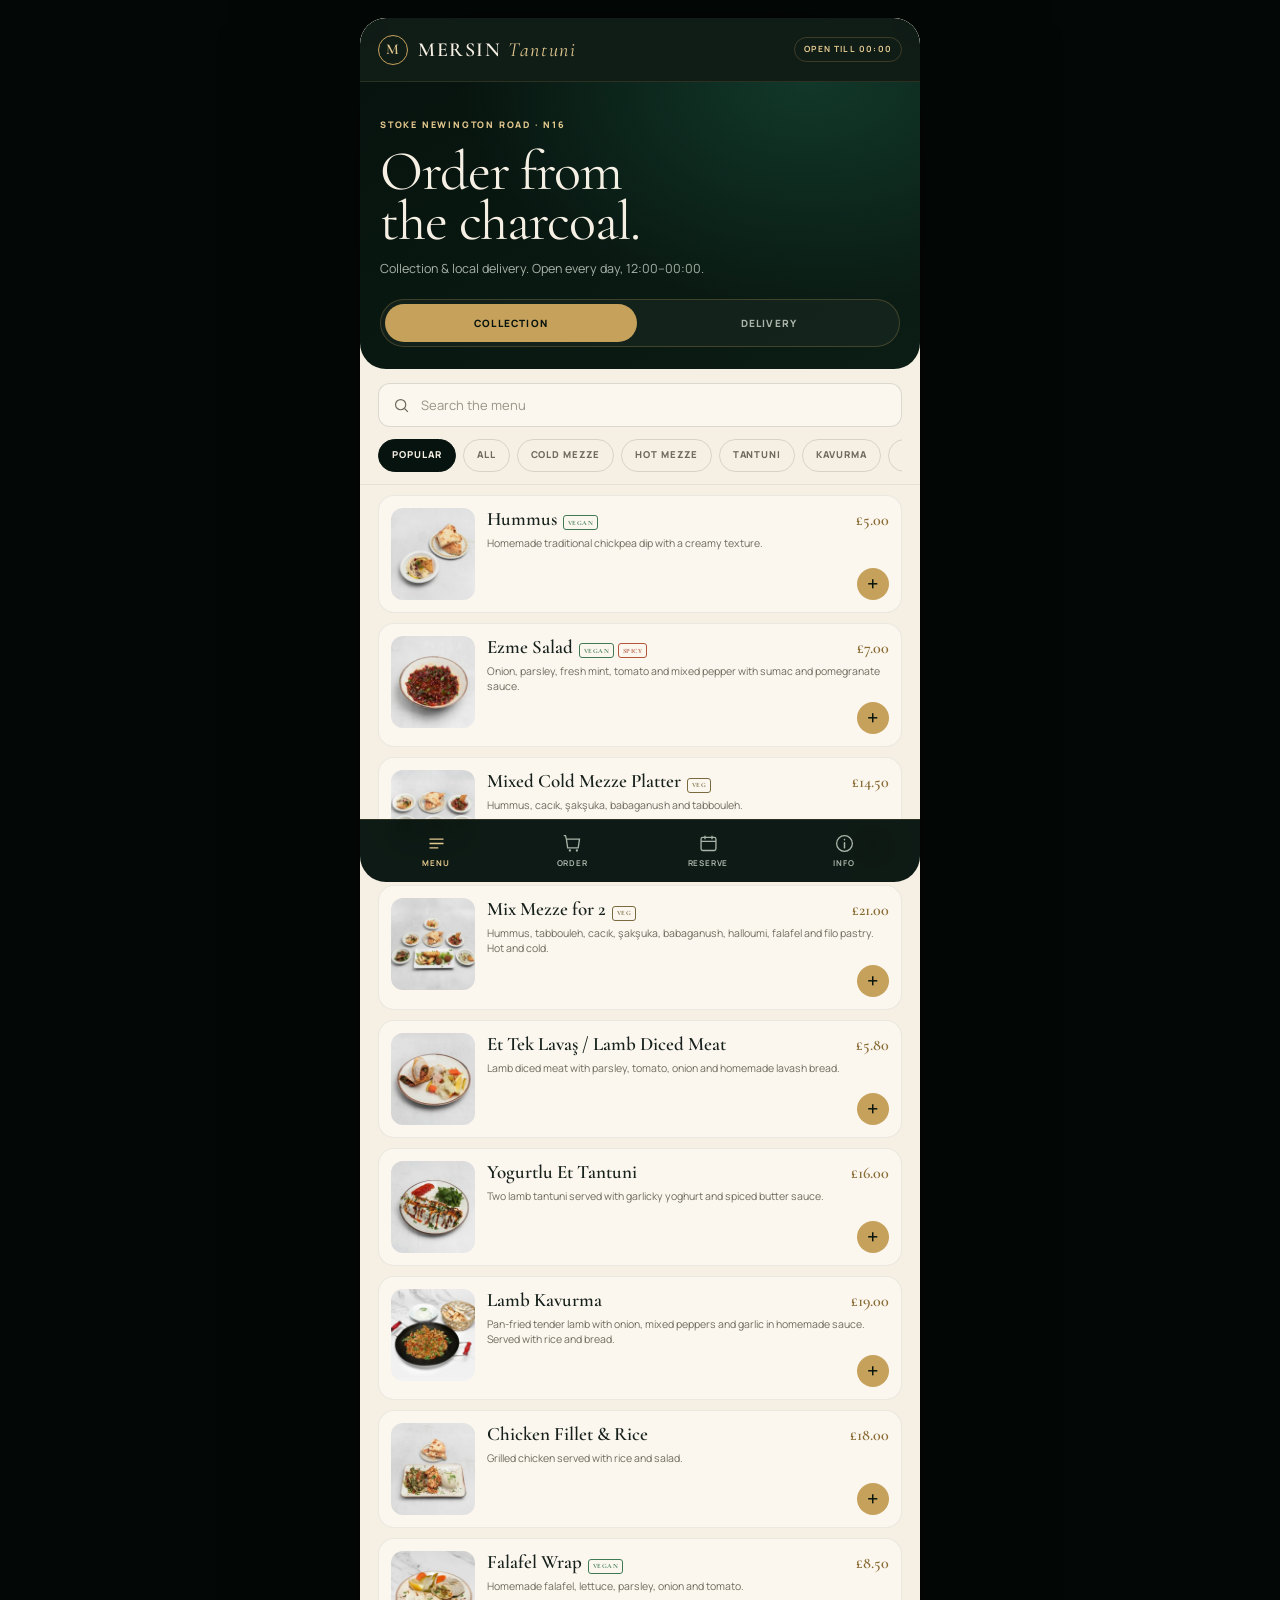
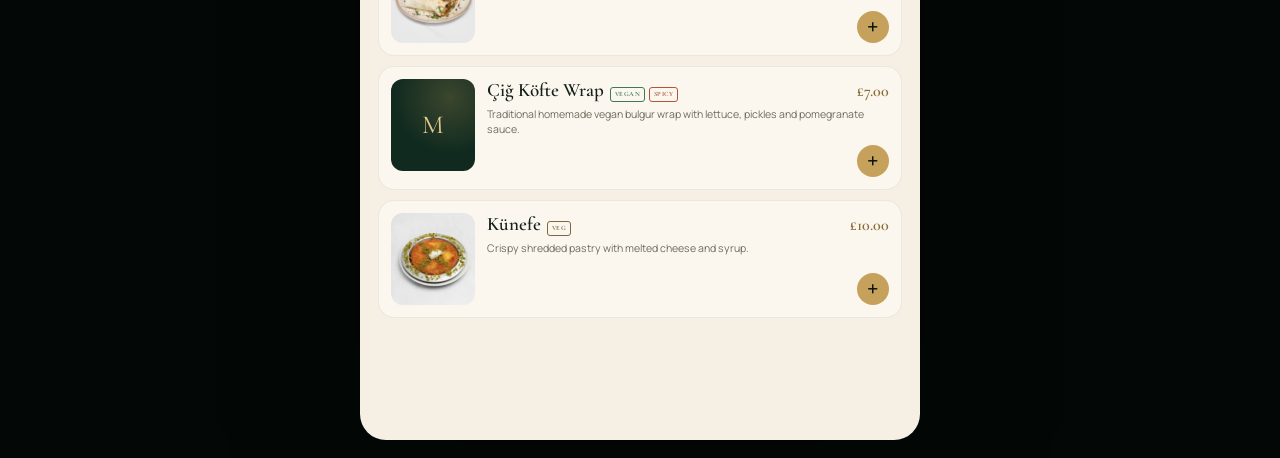
<file: app/index.html>
<!doctype html>
<html lang="en-GB">
<head>
  <meta charset="utf-8">
  <meta name="viewport" content="width=device-width, initial-scale=1, viewport-fit=cover">
  <title>Mersin Tantuni — Order</title>
  <meta name="description" content="Order collection or delivery from Mersin Tantuni Dalston.">
  <meta name="theme-color" content="#07130e">
  <meta name="mobile-web-app-capable" content="yes">
  <meta name="apple-mobile-web-app-capable" content="yes">
  <meta name="apple-mobile-web-app-status-bar-style" content="black-translucent">
  <meta name="apple-mobile-web-app-title" content="Mersin">
  <link rel="manifest" href="manifest.webmanifest">
  <link rel="icon" href="assets/icons/favicon-32.png" sizes="32x32" type="image/png">
  <link rel="apple-touch-icon" href="assets/icons/apple-touch-icon.png">
  <link rel="stylesheet" href="assets/css/app.css">
</head>
<body>
  <div class="app-frame">
    <header class="app-bar">
      <a class="app-brand" href="index.html">
        <span class="app-brand-mark" aria-hidden="true">M</span>
        <span>Mersin <em>Tantuni</em></span>
      </a>
      <div class="app-bar-actions">
        <span class="app-open">Open till 00:00</span>
        <button class="app-install" type="button" id="install-btn" hidden>Install</button>
      </div>
    </header>

    <main>
      <section class="view is-active" id="view-menu" data-view="menu">
        <div class="app-hero">
          <span class="app-eyebrow">Stoke Newington Road · N16</span>
          <h1>Order from<br>the charcoal.</h1>
          <p>Collection &amp; local delivery. Open every day, 12:00–00:00.</p>
          <div class="app-type-toggle" role="group" aria-label="Collection or delivery">
            <button type="button" data-app-type="collection" class="active">Collection</button>
            <button type="button" data-app-type="delivery">Delivery</button>
          </div>
        </div>

        <div class="app-controls">
          <label class="app-search">
            <span class="sr-only">Search dishes</span>
            <svg viewBox="0 0 20 20" fill="none" aria-hidden="true"><circle cx="9" cy="9" r="6" stroke="currentColor" stroke-width="1.4"/><path d="m13.5 13.5 4 4" stroke="currentColor" stroke-width="1.4"/></svg>
            <input id="app-search" type="search" placeholder="Search the menu" autocomplete="off">
          </label>
          <div class="app-chips" id="app-chips"></div>
        </div>

        <div class="app-menu-list" id="app-menu-list">
          <div class="app-loading">Loading the menu…</div>
        </div>
      </section>

      <section class="view" id="view-cart" data-view="cart">
        <div class="app-page-head">
          <span class="app-eyebrow">Your order</span>
          <h2>Checkout</h2>
        </div>

        <div id="app-order-panel">
          <div class="app-type-toggle app-type-toggle-light" role="group" aria-label="Collection or delivery">
            <button type="button" data-app-type="collection" class="active">Collection</button>
            <button type="button" data-app-type="delivery">Delivery</button>
          </div>

          <div class="app-cart-lines" id="app-cart-lines"></div>
          <div class="app-cart-totals" id="app-cart-totals"></div>
          <div class="app-warning" id="app-cart-warning" role="alert"></div>

          <form class="app-form" id="app-order-form" novalidate>
            <h3>Your details</h3>
            <div class="app-field-grid">
              <label class="app-field">
                <span>Name</span>
                <input id="app-name" type="text" autocomplete="name" required>
              </label>
              <label class="app-field">
                <span>Phone</span>
                <input id="app-phone" type="tel" autocomplete="tel" required>
              </label>
              <label class="app-field app-field-full">
                <span>Email</span>
                <input id="app-email" type="email" autocomplete="email" required>
              </label>
              <label class="app-field app-field-full" data-delivery-field hidden>
                <span>Delivery address</span>
                <input id="app-address" type="text" autocomplete="street-address" placeholder="Street and number">
              </label>
              <label class="app-field app-field-full" data-delivery-field hidden>
                <span>Postcode</span>
                <input id="app-postcode" type="text" autocomplete="postal-code" placeholder="N16 8BH">
              </label>
              <label class="app-field">
                <span>Timing</span>
                <select id="app-timing">
                  <option value="asap">As soon as possible</option>
                  <option value="scheduled">Schedule for later</option>
                </select>
              </label>
              <label class="app-field" id="app-schedule-field" hidden>
                <span>Time</span>
                <input id="app-scheduled-at" type="datetime-local">
              </label>
              <label class="app-field app-field-full">
                <span>Payment</span>
                <select id="app-payment"></select>
              </label>
              <label class="app-field app-field-full">
                <span>Notes</span>
                <textarea id="app-notes" rows="3" maxlength="500" placeholder="Allergies, doorbell, no onions…"></textarea>
              </label>
            </div>
            <div class="app-error" id="app-order-error" role="alert"></div>
            <button class="app-btn app-btn-block" type="submit" id="app-order-submit">Send order request</button>
            <p class="app-fine">We will call to confirm. No card details are taken in the app.</p>
          </form>
        </div>

        <div class="app-confirmation" id="app-order-confirmation" hidden></div>
      </section>

      <section class="view" id="view-reserve" data-view="reserve">
        <div class="app-page-head">
          <span class="app-eyebrow">The dining room</span>
          <h2>Reserve a table</h2>
          <p>Send a request and we will confirm by phone or email.</p>
        </div>

        <div id="app-res-panel">
          <form class="app-form app-form-card" id="app-res-form" novalidate>
            <div class="app-field-grid">
              <label class="app-field">
                <span>Name</span>
                <input id="app-res-name" type="text" autocomplete="name" required>
              </label>
              <label class="app-field">
                <span>Phone</span>
                <input id="app-res-phone" type="tel" autocomplete="tel" required>
              </label>
              <label class="app-field app-field-full">
                <span>Email</span>
                <input id="app-res-email" type="email" autocomplete="email" required>
              </label>
              <label class="app-field">
                <span>Date</span>
                <input id="app-res-date" type="date" required>
              </label>
              <label class="app-field">
                <span>Time</span>
                <select id="app-res-time" required></select>
              </label>
              <label class="app-field app-field-full">
                <span>Party size</span>
                <select id="app-res-party" required></select>
              </label>
              <label class="app-field app-field-full">
                <span>Notes</span>
                <textarea id="app-res-notes" rows="3" maxlength="500" placeholder="Highchair, allergies, a birthday…"></textarea>
              </label>
            </div>
            <div class="app-error" id="app-res-error" role="alert"></div>
            <button class="app-btn app-btn-block" type="submit" id="app-res-submit">Send table request</button>
          </form>
        </div>

        <div class="app-confirmation" id="app-res-confirmation" hidden></div>
      </section>

      <section class="view" id="view-info" data-view="info">
        <div class="app-page-head">
          <span class="app-eyebrow">Mersin · Dalston</span>
          <h2>Visit</h2>
        </div>

        <div class="app-info-card">
          <h3>11 Stoke Newington Road</h3>
          <p>Hackney, London N16 8BH</p>
          <div class="app-info-row"><span>Hours</span><strong>Every day · 12:00–00:00</strong></div>
          <div class="app-info-row"><span>Collection</span><strong>Until 23:30</strong></div>
          <div class="app-info-row"><span>Phone</span><a href="tel:+442079233797">020 7923 3797</a></div>
          <div class="app-info-row"><span>Alt. phone</span><a href="tel:+442038933136">020 3893 3136</a></div>
          <div class="app-info-row"><span>Email</span><a href="mailto:info@mersintantunidalston.co.uk">info@mersintantunidalston.co.uk</a></div>
        </div>

        <div class="app-actions-row">
          <a class="app-btn" href="tel:+442079233797">Call the restaurant</a>
          <a class="app-btn app-btn-outline" href="https://www.google.com/maps/search/?api=1&amp;query=11+Stoke+Newington+Road+London+N16+8BH" target="_blank" rel="noopener">Directions</a>
        </div>

        <div class="app-info-card">
          <h3>The app</h3>
          <p>Install Mersin to your home screen for one-tap ordering and the current menu, even on a weak signal.</p>
          <button class="app-btn app-btn-block" type="button" id="install-info-btn">Install the app</button>
          <button class="app-btn app-btn-ghost app-btn-block" type="button" id="clear-data-btn">Clear saved details</button>
          <p class="app-fine">Version 1.0 · Built for Mersin Tantuni Dalston</p>
        </div>

        <div class="app-note">
          <strong>Allergies.</strong> Some dishes contain gluten, dairy, sesame, nuts and
          sulphites. Alcohol is collection only and ID is required.
        </div>
      </section>
    </main>

    <nav class="app-tabbar" aria-label="App">
      <button type="button" data-view="menu" class="active">
        <svg viewBox="0 0 24 24" fill="none" aria-hidden="true"><path d="M4 7h16M4 12h16M4 17h10" stroke="currentColor" stroke-width="1.5"/></svg>
        <span>Menu</span>
      </button>
      <button type="button" data-view="cart">
        <span class="tab-badge" id="tab-badge">0</span>
        <svg viewBox="0 0 24 24" fill="none" aria-hidden="true"><path d="M5 7h15l-1.5 10h-12L5 7Zm0 0L4 3H2" stroke="currentColor" stroke-width="1.5"/><circle cx="9" cy="20" r="1.3" fill="currentColor"/><circle cx="17" cy="20" r="1.3" fill="currentColor"/></svg>
        <span>Order</span>
      </button>
      <button type="button" data-view="reserve">
        <svg viewBox="0 0 24 24" fill="none" aria-hidden="true"><rect x="3.5" y="5" width="17" height="15" rx="2" stroke="currentColor" stroke-width="1.5"/><path d="M3.5 9.5h17M8 3v4M16 3v4" stroke="currentColor" stroke-width="1.5"/></svg>
        <span>Reserve</span>
      </button>
      <button type="button" data-view="info">
        <svg viewBox="0 0 24 24" fill="none" aria-hidden="true"><circle cx="12" cy="12" r="9" stroke="currentColor" stroke-width="1.5"/><path d="M12 11v6M12 7.5v.2" stroke="currentColor" stroke-width="1.7" stroke-linecap="round"/></svg>
        <span>Info</span>
      </button>
    </nav>
  </div>

  <div class="app-toast" id="app-toast" role="status" aria-live="polite"></div>

  <div class="app-banner" id="install-banner" hidden>
    <div>
      <strong>Install Mersin</strong>
      <span>Add the app to your home screen</span>
    </div>
    <div class="app-banner-actions">
      <button type="button" class="app-btn app-btn-small" id="install-banner-btn">Install</button>
      <button type="button" class="app-banner-close" id="install-banner-close" aria-label="Dismiss">×</button>
    </div>
  </div>

  <dialog class="app-dialog" id="install-help">
    <div class="app-dialog-inner">
      <button class="app-dialog-close" type="button" aria-label="Close">×</button>
      <h2>Install Mersin</h2>
      <p>Add the app to your home screen. It works like a native app.</p>
      <div class="app-help">
        <div>
          <strong>iPhone &amp; iPad</strong>
          <ol>
            <li>Open this page in Safari.</li>
            <li>Tap the Share button.</li>
            <li>Choose “Add to Home Screen”.</li>
          </ol>
        </div>
        <div>
          <strong>Android</strong>
          <ol>
            <li>Open this page in Chrome.</li>
            <li>Tap the three-dot menu.</li>
            <li>Choose “Install app”.</li>
          </ol>
        </div>
      </div>
      <button class="app-btn app-btn-block app-dialog-close" type="button">Got it</button>
    </div>
  </dialog>

  <script type="module" src="assets/js/app.js"></script>
</body>
</html>
</file>
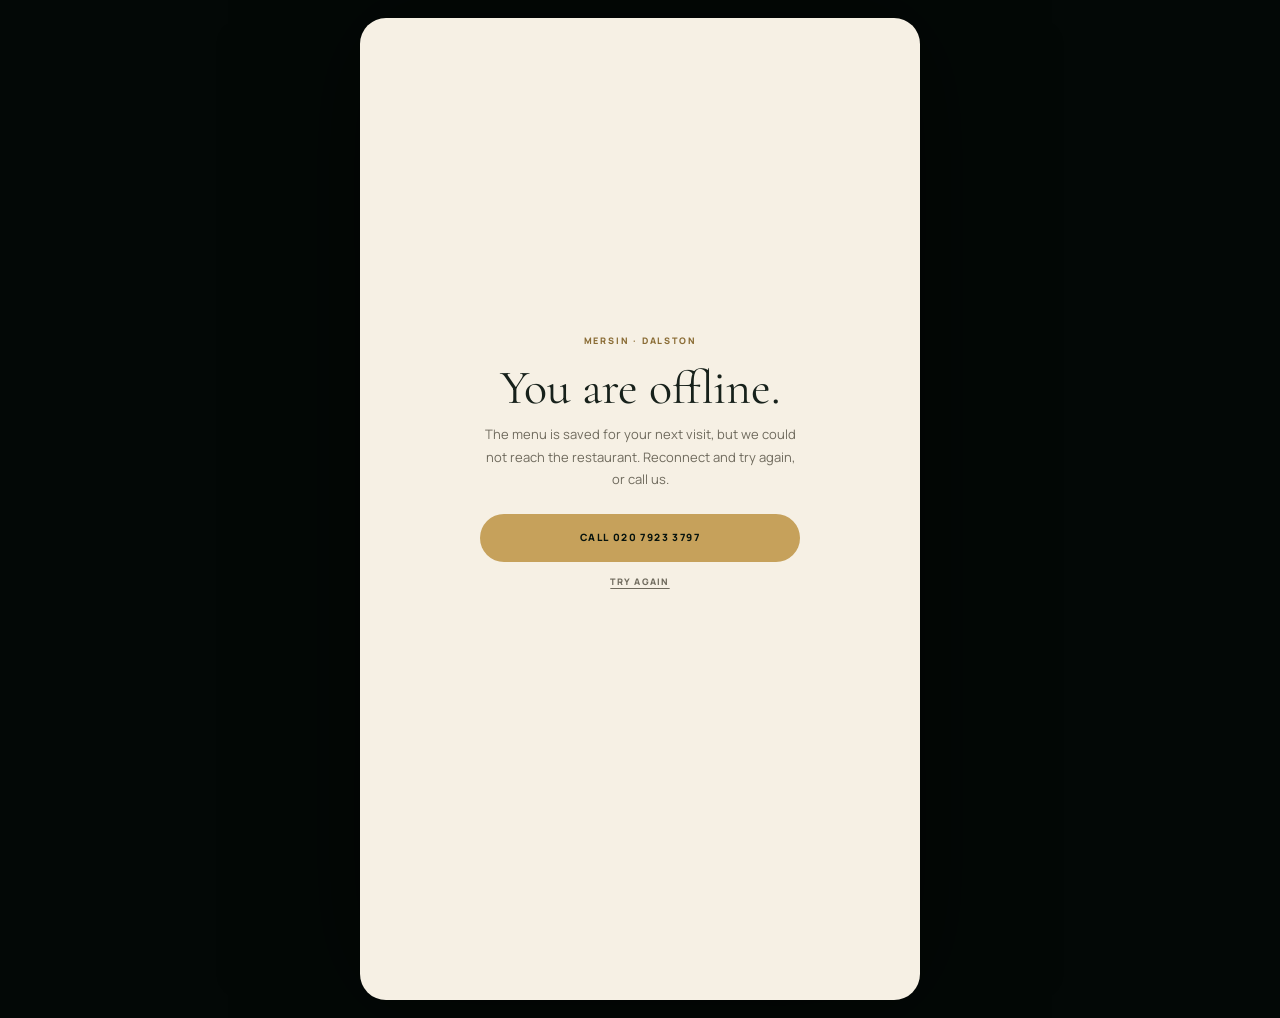
<file: app/offline.html>
<!doctype html>
<html lang="en-GB">
<head>
  <meta charset="utf-8">
  <meta name="viewport" content="width=device-width, initial-scale=1">
  <title>Offline — Mersin Tantuni</title>
  <meta name="theme-color" content="#07130e">
  <link rel="stylesheet" href="assets/css/app.css">
  <style>
    .offline {
      min-height: 100dvh;
      display: grid;
      place-content: center;
      text-align: center;
      padding: 32px;
    }
    .offline h1 {
      font-family: var(--font-display);
      font-size: 48px;
      font-weight: 400;
      line-height: 0.95;
      margin: 18px 0 12px;
    }
    .offline p {
      max-width: 320px;
      margin: 0 auto 24px;
      color: var(--muted);
      font-size: 13px;
      line-height: 1.7;
    }
  </style>
</head>
<body>
  <div class="app-frame">
    <div class="offline">
      <span class="app-eyebrow">Mersin · Dalston</span>
      <h1>You are offline.</h1>
      <p>The menu is saved for your next visit, but we could not reach the restaurant. Reconnect and try again, or call us.</p>
      <a class="app-btn" href="tel:+442079233797">Call 020 7923 3797</a>
      <a class="app-btn app-btn-ghost" href="./">Try again</a>
    </div>
  </div>
</body>
</html>
</file>
<file: app/assets/css/app.css>
@import url("https://fonts.googleapis.com/css2?family=Cormorant+Garamond:ital,wght@0,400;0,500;0,600;1,400&family=Manrope:wght@400;500;600;700;800&display=swap");

:root {
  --ink: #07130e;
  --ink-2: #0b1d15;
  --ink-3: #102a1f;
  --cream: #f6f0e4;
  --paper: #fbf7ef;
  --gold: #c6a15b;
  --gold-2: #e3c98f;
  --gold-3: #8a6c35;
  --clay: #b4553b;
  --text: #17211b;
  --muted: #6f6a5d;
  --muted-dark: #a9b3a9;
  --line: rgba(198, 161, 91, 0.25);
  --line-dark: rgba(198, 161, 91, 0.16);
  --danger: #b23a32;
  --font-display: "Cormorant Garamond", Georgia, serif;
  --font-sans: "Manrope", -apple-system, BlinkMacSystemFont, "Segoe UI", sans-serif;
  --frame: 560px;
  --bar: 64px;
  --ease: cubic-bezier(0.22, 1, 0.36, 1);
}

*,
*::before,
*::after {
  box-sizing: border-box;
}

html {
  -webkit-text-size-adjust: 100%;
  background: #030806;
}

body {
  margin: 0;
  font-family: var(--font-sans);
  color: var(--text);
  background: #030806;
  line-height: 1.5;
  -webkit-font-smoothing: antialiased;
  overscroll-behavior-y: none;
}

img {
  display: block;
  max-width: 100%;
}

a {
  color: inherit;
  text-decoration: none;
}

button,
input,
select,
textarea {
  font: inherit;
  color: inherit;
}

button {
  border: 0;
  background: none;
  cursor: pointer;
}

h1,
h2,
h3,
p,
ol,
ul {
  margin: 0;
}

ol,
ul {
  padding: 0;
  list-style: none;
}

:focus-visible {
  outline: 2px solid var(--gold);
  outline-offset: 3px;
}

.sr-only {
  position: absolute;
  width: 1px;
  height: 1px;
  padding: 0;
  margin: -1px;
  overflow: hidden;
  clip: rect(0, 0, 0, 0);
  white-space: nowrap;
  border: 0;
}

[hidden] {
  display: none !important;
}

/* ---------- Frame ---------- */
.app-frame {
  position: relative;
  width: 100%;
  max-width: var(--frame);
  min-height: 100dvh;
  margin: 0 auto;
  background: var(--cream);
  padding-bottom: calc(82px + env(safe-area-inset-bottom));
  box-shadow: 0 0 120px rgba(0, 0, 0, 0.55);
  overflow-x: hidden;
}

.app-bar {
  position: sticky;
  top: 0;
  z-index: 40;
  height: var(--bar);
  display: flex;
  align-items: center;
  justify-content: space-between;
  gap: 14px;
  padding: 0 18px;
  background: rgba(7, 19, 14, 0.96);
  color: var(--cream);
  border-bottom: 1px solid var(--line-dark);
  backdrop-filter: blur(14px);
  -webkit-backdrop-filter: blur(14px);
}

.app-brand {
  display: inline-flex;
  align-items: center;
  gap: 10px;
  font-family: var(--font-display);
  font-size: 20px;
  font-weight: 600;
  letter-spacing: 0.08em;
  text-transform: uppercase;
}

.app-brand em {
  font-style: italic;
  font-weight: 400;
  text-transform: none;
  color: var(--gold-2);
}

.app-brand-mark {
  width: 30px;
  height: 30px;
  display: grid;
  place-content: center;
  border: 1px solid var(--gold);
  border-radius: 50%;
  font-size: 15px;
  color: var(--gold-2);
}

.app-bar-actions {
  display: flex;
  align-items: center;
  gap: 8px;
}

.app-open {
  font-size: 8.5px;
  font-weight: 700;
  letter-spacing: 0.14em;
  text-transform: uppercase;
  color: var(--gold-2);
  border: 1px solid var(--line);
  border-radius: 999px;
  padding: 5px 9px;
  white-space: nowrap;
}

.app-install {
  font-size: 9px;
  font-weight: 800;
  letter-spacing: 0.12em;
  text-transform: uppercase;
  color: var(--ink);
  background: var(--gold);
  border-radius: 999px;
  padding: 7px 12px;
}

/* ---------- Views ---------- */
.view {
  display: none;
  padding: 16px 18px 30px;
  animation: fade 0.28s var(--ease);
}

.view.is-active {
  display: block;
}

@keyframes fade {
  from {
    opacity: 0;
    transform: translateY(8px);
  }
  to {
    opacity: 1;
    transform: translateY(0);
  }
}

.app-eyebrow {
  display: inline-block;
  font-size: 9px;
  font-weight: 800;
  letter-spacing: 0.2em;
  text-transform: uppercase;
  color: var(--gold-3);
}

.app-hero {
  margin: -16px -18px 0;
  padding: 28px 20px 22px;
  background:
    radial-gradient(ellipse at 80% 0%, rgba(28, 96, 72, 0.45), transparent 55%),
    linear-gradient(150deg, #07130e, #0b1d15);
  color: var(--cream);
  border-radius: 0 0 26px 26px;
}

.app-hero .app-eyebrow {
  color: var(--gold-2);
}

.app-hero h1 {
  font-family: var(--font-display);
  font-size: clamp(42px, 12vw, 56px);
  font-weight: 400;
  line-height: 0.9;
  letter-spacing: -0.02em;
  margin: 12px 0 12px;
}

.app-hero p {
  color: var(--muted-dark);
  font-size: 12.5px;
  line-height: 1.65;
  max-width: 340px;
}

.app-type-toggle {
  display: grid;
  grid-template-columns: 1fr 1fr;
  gap: 6px;
  margin-top: 20px;
  padding: 4px;
  border: 1px solid var(--line);
  border-radius: 999px;
  background: rgba(246, 240, 228, 0.04);
}

.app-type-toggle button {
  min-height: 38px;
  border-radius: 999px;
  font-size: 10px;
  font-weight: 800;
  letter-spacing: 0.12em;
  text-transform: uppercase;
  color: var(--muted-dark);
  transition: background 0.25s, color 0.25s;
}

.app-type-toggle button.active {
  background: var(--gold);
  color: var(--ink);
}

.app-type-toggle-light {
  margin: 0 0 16px;
  border-color: rgba(23, 33, 27, 0.14);
  background: rgba(23, 33, 27, 0.03);
}

.app-type-toggle-light button {
  color: var(--muted);
}

.app-type-toggle-light button.active {
  background: var(--ink);
  color: var(--cream);
}

/* ---------- Controls ---------- */
.app-controls {
  position: sticky;
  top: var(--bar);
  z-index: 30;
  margin: 0 -18px;
  padding: 14px 18px 10px;
  background: rgba(246, 240, 228, 0.96);
  backdrop-filter: blur(12px);
  -webkit-backdrop-filter: blur(12px);
  border-bottom: 1px solid rgba(23, 33, 27, 0.07);
}

.app-search {
  display: flex;
  align-items: center;
  gap: 9px;
  height: 44px;
  padding: 0 14px;
  border: 1px solid rgba(23, 33, 27, 0.14);
  border-radius: 12px;
  background: var(--paper);
}

.app-search svg {
  width: 17px;
  height: 17px;
  color: var(--muted);
  flex: none;
}

.app-search input {
  flex: 1;
  min-width: 0;
  border: 0;
  background: none;
  font-size: 13px;
  color: var(--ink);
  outline: none;
}

.app-search input::placeholder {
  color: #9a9487;
}

.app-chips {
  display: flex;
  gap: 7px;
  overflow-x: auto;
  padding: 12px 0 2px;
  scrollbar-width: none;
}

.app-chips::-webkit-scrollbar {
  display: none;
}

.app-chip {
  flex: none;
  padding: 8px 13px;
  border: 1px solid rgba(23, 33, 27, 0.14);
  border-radius: 999px;
  font-size: 9.5px;
  font-weight: 800;
  letter-spacing: 0.1em;
  text-transform: uppercase;
  color: var(--muted);
  white-space: nowrap;
}

.app-chip.active {
  background: var(--ink);
  border-color: var(--ink);
  color: var(--cream);
}

/* ---------- Menu ---------- */
.app-menu-list {
  padding-top: 10px;
}

.app-section-label {
  display: flex;
  align-items: baseline;
  gap: 10px;
  padding: 20px 2px 8px;
}

.app-section-label span {
  font-size: 8.5px;
  font-weight: 800;
  letter-spacing: 0.16em;
  text-transform: uppercase;
  color: var(--gold-3);
}

.app-section-label strong {
  font-family: var(--font-display);
  font-size: 24px;
  font-weight: 500;
  color: var(--ink);
}

.app-item {
  display: grid;
  grid-template-columns: 84px 1fr;
  gap: 12px;
  padding: 12px;
  margin-bottom: 10px;
  background: var(--paper);
  border: 1px solid rgba(23, 33, 27, 0.07);
  border-radius: 16px;
}

.app-item-img {
  width: 84px;
  height: 92px;
  border-radius: 12px;
  overflow: hidden;
  background: var(--ink-3);
}

.app-item-img img {
  width: 100%;
  height: 100%;
  object-fit: cover;
}

.app-item-img.no-img {
  display: grid;
  place-content: center;
  color: var(--gold-2);
  font-family: var(--font-display);
  font-size: 26px;
  background:
    radial-gradient(circle at 70% 20%, rgba(198, 161, 91, 0.24), transparent 60%),
    var(--ink-3);
}

.app-item-body {
  min-width: 0;
  display: flex;
  flex-direction: column;
}

.app-item-cat {
  font-size: 7.5px;
  font-weight: 800;
  letter-spacing: 0.14em;
  text-transform: uppercase;
  color: var(--gold-3);
}

.app-item-top {
  display: flex;
  align-items: flex-start;
  justify-content: space-between;
  gap: 10px;
}

.app-item-name {
  font-family: var(--font-display);
  font-size: 19px;
  font-weight: 600;
  line-height: 1.15;
  display: flex;
  flex-wrap: wrap;
  align-items: baseline;
  gap: 6px;
}

.app-price {
  font-family: var(--font-display);
  font-size: 16px;
  font-weight: 600;
  color: var(--gold-3);
  white-space: nowrap;
}

.app-tags {
  display: inline-flex;
  flex-wrap: wrap;
  gap: 4px;
}

.app-tag {
  display: inline-flex;
  align-items: center;
  height: 15px;
  padding: 0 4px;
  border: 1px solid currentColor;
  border-radius: 3px;
  font-size: 6.5px;
  font-weight: 800;
  letter-spacing: 0.06em;
  text-transform: uppercase;
  line-height: 1;
}

.app-tag-vegan {
  color: #3f7a55;
}

.app-tag-vegetarian {
  color: #7a6a3f;
}

.app-tag-spicy {
  color: var(--clay);
}

.app-tag-age {
  color: #6c5a7a;
}

.app-item-desc {
  margin-top: 4px;
  color: var(--muted);
  font-size: 10.5px;
  line-height: 1.45;
  display: -webkit-box;
  -webkit-line-clamp: 2;
  -webkit-box-orient: vertical;
  overflow: hidden;
}

.app-item-foot {
  margin-top: auto;
  padding-top: 8px;
  display: flex;
  align-items: center;
  justify-content: space-between;
  gap: 8px;
}

.app-collection-note {
  font-size: 7.5px;
  font-weight: 700;
  letter-spacing: 0.06em;
  text-transform: uppercase;
  color: #6c5a7a;
}

.app-add {
  width: 32px;
  height: 32px;
  border-radius: 50%;
  background: var(--gold);
  color: var(--ink);
  font-size: 20px;
  font-weight: 500;
  line-height: 1;
  display: grid;
  place-content: center;
  flex: none;
  margin-left: auto;
  transition: transform 0.2s, background 0.2s;
}

.app-add:active {
  transform: scale(0.92);
}

.app-add-ask {
  width: auto;
  height: 26px;
  padding: 0 10px;
  border-radius: 999px;
  background: transparent;
  border: 1px solid var(--line);
  color: var(--gold-3);
  font-family: var(--font-sans);
  font-size: 8px;
  letter-spacing: 0.08em;
  text-transform: uppercase;
}

.app-loading {
  padding: 40px;
  text-align: center;
  font-size: 12px;
  color: var(--muted);
}

.app-empty {
  display: flex;
  flex-direction: column;
  align-items: center;
  gap: 6px;
  padding: 40px 24px;
  text-align: center;
  color: var(--muted);
  font-size: 12px;
}

.app-empty strong {
  font-family: var(--font-display);
  font-size: 24px;
  font-weight: 500;
  color: var(--ink);
}

.app-empty-cart .app-btn {
  margin-top: 14px;
}

/* ---------- Page head ---------- */
.app-page-head {
  padding: 10px 0 20px;
}

.app-page-head h2 {
  font-family: var(--font-display);
  font-size: clamp(36px, 10vw, 46px);
  font-weight: 400;
  line-height: 0.95;
  letter-spacing: -0.02em;
  margin-top: 8px;
}

.app-page-head p {
  margin-top: 8px;
  color: var(--muted);
  font-size: 12.5px;
  line-height: 1.6;
}

/* ---------- Cart ---------- */
.app-cart-lines {
  border-top: 1px solid var(--line);
}

.app-cart-line {
  display: flex;
  align-items: center;
  justify-content: space-between;
  gap: 12px;
  padding: 12px 0;
  border-bottom: 1px solid var(--line);
}

.app-cart-copy {
  min-width: 0;
}

.app-cart-copy strong {
  display: block;
  font-size: 13px;
  font-weight: 700;
}

.app-cart-copy small {
  display: block;
  font-size: 9px;
  color: var(--muted);
  margin-top: 1px;
}

.app-cart-copy span {
  display: block;
  font-family: var(--font-display);
  font-size: 15px;
  font-weight: 600;
  color: var(--gold-3);
  margin-top: 2px;
}

.app-qty {
  display: inline-flex;
  align-items: center;
  border: 1px solid rgba(23, 33, 27, 0.14);
  border-radius: 999px;
  overflow: hidden;
  flex: none;
}

.app-qty button {
  width: 30px;
  height: 30px;
  display: grid;
  place-content: center;
  font-size: 15px;
  color: var(--ink);
}

.app-qty span {
  min-width: 24px;
  text-align: center;
  font-size: 11px;
  font-weight: 700;
}

.app-remove {
  width: 30px;
  height: 30px;
  color: var(--muted);
  font-size: 16px;
  border-left: 1px solid rgba(23, 33, 27, 0.1);
}

.app-cart-totals {
  padding: 14px 0 0;
}

.app-total-row {
  display: flex;
  justify-content: space-between;
  gap: 16px;
  padding: 5px 0;
  font-size: 12px;
  color: var(--muted);
}

.app-total-row strong {
  color: var(--ink);
  font-weight: 600;
}

.app-total-row.grand {
  margin-top: 6px;
  padding-top: 12px;
  border-top: 1px solid var(--line);
  font-size: 14px;
  color: var(--ink);
}

.app-total-row.grand strong {
  font-family: var(--font-display);
  font-size: 26px;
  color: var(--gold-3);
}

.app-fine {
  margin-top: 8px;
  font-size: 9.5px;
  line-height: 1.55;
  color: var(--muted);
}

.app-warning {
  display: none;
  margin-top: 10px;
  padding: 10px 12px;
  border: 1px solid rgba(180, 85, 59, 0.4);
  border-radius: 10px;
  background: rgba(180, 85, 59, 0.08);
  color: var(--clay);
  font-size: 10.5px;
  line-height: 1.55;
}

.app-warning.is-visible {
  display: block;
}

/* ---------- Forms ---------- */
.app-form {
  margin-top: 22px;
  padding-top: 20px;
  border-top: 1px solid var(--line);
}

.app-form-card {
  margin-top: 0;
  padding: 20px;
  border: 1px solid rgba(23, 33, 27, 0.08);
  border-radius: 18px;
  background: var(--paper);
}

.app-form h3 {
  font-size: 9.5px;
  font-weight: 800;
  letter-spacing: 0.18em;
  text-transform: uppercase;
  color: var(--gold-3);
  margin-bottom: 14px;
}

.app-field-grid {
  display: grid;
  grid-template-columns: 1fr 1fr;
  gap: 11px;
}

.app-field {
  display: flex;
  flex-direction: column;
  gap: 5px;
  min-width: 0;
}

.app-field-full {
  grid-column: 1 / -1;
}

.app-field > span {
  font-size: 8.5px;
  font-weight: 800;
  letter-spacing: 0.12em;
  text-transform: uppercase;
  color: var(--gold-3);
}

.app-field input,
.app-field select,
.app-field textarea {
  width: 100%;
  min-height: 44px;
  padding: 10px 12px;
  border: 1px solid rgba(23, 33, 27, 0.14);
  border-radius: 10px;
  background: #fffdf8;
  color: var(--ink);
  font-size: 13px;
  appearance: none;
  outline: none;
  transition: border-color 0.2s, box-shadow 0.2s;
}

.app-field select {
  background-image: url("data:image/svg+xml,%3Csvg xmlns='http://www.w3.org/2000/svg' width='12' height='8' viewBox='0 0 12 8'%3E%3Cpath d='M1 1l5 5 5-5' fill='none' stroke='%23c6a15b' stroke-width='1.4'/%3E%3C/svg%3E");
  background-repeat: no-repeat;
  background-position: right 12px center;
  padding-right: 32px;
}

.app-field textarea {
  min-height: 76px;
  resize: vertical;
  line-height: 1.5;
}

.app-field input:focus,
.app-field select:focus,
.app-field textarea:focus {
  border-color: var(--gold-3);
  box-shadow: 0 0 0 3px rgba(198, 161, 91, 0.14);
}

.app-error {
  display: none;
  margin-top: 12px;
  padding: 10px 12px;
  border: 1px solid rgba(178, 58, 50, 0.28);
  border-radius: 10px;
  background: rgba(178, 58, 50, 0.07);
  color: var(--danger);
  font-size: 11px;
  line-height: 1.5;
}

.app-error.is-visible {
  display: block;
}

.app-btn {
  display: inline-flex;
  align-items: center;
  justify-content: center;
  min-height: 48px;
  padding: 0 22px;
  border: 1px solid transparent;
  border-radius: 999px;
  background: var(--gold);
  color: var(--ink);
  font-size: 10px;
  font-weight: 800;
  letter-spacing: 0.14em;
  text-transform: uppercase;
  text-align: center;
  transition: background 0.25s, transform 0.2s, opacity 0.2s;
}

.app-btn:active {
  transform: scale(0.98);
}

.app-btn[disabled] {
  opacity: 0.45;
  pointer-events: none;
}

.app-btn-block {
  display: flex;
  width: 100%;
  margin-top: 14px;
}

.app-btn-outline {
  background: transparent;
  border-color: rgba(23, 33, 27, 0.22);
  color: var(--ink);
}

.app-btn-ghost {
  background: transparent;
  border-color: transparent;
  color: var(--muted);
  min-height: 40px;
  font-size: 9px;
  text-decoration: underline;
  text-underline-offset: 3px;
}

.app-btn-small {
  min-height: 36px;
  padding: 0 16px;
  font-size: 8.5px;
}

/* ---------- Confirmation ---------- */
.app-confirmation {
  padding: 6px 0 20px;
  text-align: center;
  animation: fade 0.4s var(--ease);
}

.app-confirm-seal {
  width: 64px;
  height: 64px;
  margin: 6px auto 16px;
  border: 1px solid var(--gold);
  border-radius: 50%;
  display: grid;
  place-content: center;
  font-size: 26px;
  color: var(--gold-3);
}

.app-confirmation h2 {
  font-family: var(--font-display);
  font-size: clamp(34px, 9vw, 44px);
  font-weight: 500;
  line-height: 1;
  margin: 10px 0 12px;
}

.app-ref {
  display: inline-block;
  padding: 7px 14px;
  border-radius: 999px;
  background: var(--ink);
  color: var(--gold-2);
  font-size: 11px;
  font-weight: 800;
  letter-spacing: 0.18em;
}

.app-confirmation > p {
  max-width: 340px;
  margin: 14px auto 0;
  color: var(--muted);
  font-size: 12px;
  line-height: 1.65;
}

.app-summary {
  margin: 20px auto 0;
  max-width: 360px;
  border-top: 1px solid var(--line);
  text-align: left;
}

.app-summary div {
  display: flex;
  justify-content: space-between;
  gap: 16px;
  padding: 9px 0;
  border-bottom: 1px solid var(--line);
  font-size: 11.5px;
}

.app-summary span {
  color: var(--muted);
}

.app-summary strong {
  text-align: right;
  font-weight: 600;
}

.app-confirm-actions {
  display: flex;
  flex-direction: column;
  gap: 8px;
  margin-top: 20px;
}

.app-confirm-actions .app-btn {
  width: 100%;
}

/* ---------- Info ---------- */
.app-info-card {
  margin-bottom: 14px;
  padding: 20px;
  border: 1px solid rgba(23, 33, 27, 0.08);
  border-radius: 18px;
  background: var(--paper);
}

.app-info-card h3 {
  font-family: var(--font-display);
  font-size: 23px;
  font-weight: 600;
  line-height: 1.15;
}

.app-info-card > p {
  margin-top: 6px;
  color: var(--muted);
  font-size: 12px;
  line-height: 1.6;
}

.app-info-row {
  display: flex;
  justify-content: space-between;
  gap: 14px;
  padding: 9px 0;
  border-bottom: 1px solid var(--line);
  font-size: 11.5px;
}

.app-info-row:first-of-type {
  margin-top: 12px;
  border-top: 1px solid var(--line);
}

.app-info-row span {
  color: var(--muted);
  flex: none;
}

.app-info-row strong,
.app-info-row a {
  text-align: right;
  font-weight: 600;
  word-break: break-word;
}

.app-actions-row {
  display: grid;
  grid-template-columns: 1fr 1fr;
  gap: 8px;
  margin-bottom: 14px;
}

.app-actions-row .app-btn {
  width: 100%;
  padding: 0 12px;
}

.app-info-card .app-btn-block {
  margin-top: 14px;
}

.app-note {
  padding: 16px;
  border-left: 2px solid var(--gold);
  background: rgba(198, 161, 91, 0.08);
  border-radius: 0 12px 12px 0;
  color: var(--muted);
  font-size: 11px;
  line-height: 1.6;
}

.app-note strong {
  color: var(--ink);
}

/* ---------- Tab bar ---------- */
.app-tabbar {
  position: fixed;
  left: 50%;
  bottom: 0;
  transform: translateX(-50%);
  z-index: 45;
  width: 100%;
  max-width: var(--frame);
  display: grid;
  grid-template-columns: repeat(4, 1fr);
  background: rgba(7, 19, 14, 0.97);
  border-top: 1px solid var(--line-dark);
  padding: 8px 8px calc(8px + env(safe-area-inset-bottom));
  backdrop-filter: blur(14px);
  -webkit-backdrop-filter: blur(14px);
}

.app-tabbar button {
  position: relative;
  display: flex;
  flex-direction: column;
  align-items: center;
  gap: 3px;
  padding: 5px 0;
  color: var(--muted-dark);
  font-size: 8px;
  font-weight: 700;
  letter-spacing: 0.1em;
  text-transform: uppercase;
}

.app-tabbar button svg {
  width: 21px;
  height: 21px;
}

.app-tabbar button.active {
  color: var(--gold-2);
}

.tab-badge {
  position: absolute;
  top: 0;
  left: calc(50% + 6px);
  min-width: 16px;
  height: 16px;
  padding: 0 4px;
  border-radius: 999px;
  background: var(--gold);
  color: var(--ink);
  font-size: 8px;
  font-weight: 800;
  display: none;
  place-content: center;
  line-height: 1;
}

.tab-badge.is-on {
  display: grid;
}

/* ---------- Toast / banner / dialog ---------- */
.app-toast {
  position: fixed;
  left: 50%;
  bottom: calc(92px + env(safe-area-inset-bottom));
  transform: translate(-50%, 16px);
  z-index: 80;
  width: max-content;
  max-width: calc(100vw - 32px);
  padding: 10px 16px;
  border-radius: 999px;
  background: var(--ink);
  color: var(--cream);
  border: 1px solid var(--gold);
  font-size: 10.5px;
  font-weight: 600;
  opacity: 0;
  pointer-events: none;
  transition: opacity 0.25s, transform 0.25s var(--ease);
}

.app-toast.is-visible {
  opacity: 1;
  transform: translate(-50%, 0);
}

.app-banner {
  position: fixed;
  left: 50%;
  bottom: calc(82px + env(safe-area-inset-bottom));
  transform: translateX(-50%);
  z-index: 44;
  width: calc(100% - 24px);
  max-width: calc(var(--frame) - 24px);
  display: flex;
  align-items: center;
  justify-content: space-between;
  gap: 12px;
  padding: 10px 12px 10px 16px;
  border: 1px solid var(--gold);
  border-radius: 14px;
  background: var(--ink);
  color: var(--cream);
  box-shadow: 0 18px 50px rgba(0, 0, 0, 0.4);
}

.app-banner strong {
  display: block;
  font-size: 11px;
  font-weight: 700;
}

.app-banner span {
  display: block;
  font-size: 9px;
  color: var(--muted-dark);
}

.app-banner-actions {
  display: flex;
  align-items: center;
  gap: 4px;
  flex: none;
}

.app-banner-close {
  width: 30px;
  height: 30px;
  color: var(--muted-dark);
  font-size: 18px;
}

.app-dialog {
  width: min(420px, calc(100vw - 32px));
  padding: 0;
  border: 0;
  background: transparent;
  color: var(--text);
}

.app-dialog::backdrop {
  background: rgba(3, 8, 6, 0.78);
  backdrop-filter: blur(6px);
}

.app-dialog-inner {
  position: relative;
  padding: 26px 22px;
  border: 1px solid var(--gold);
  border-radius: 20px;
  background: var(--paper);
}

.app-dialog-inner h2 {
  font-family: var(--font-display);
  font-size: 32px;
  font-weight: 500;
  margin: 4px 0 8px;
}

.app-dialog-inner > p {
  color: var(--muted);
  font-size: 12px;
  line-height: 1.6;
}

.app-dialog-close {
  position: absolute;
  top: 10px;
  right: 14px;
  font-size: 24px;
  color: var(--gold-3);
}

.app-dialog-inner .app-btn-block.app-dialog-close {
  position: static;
  font-size: 10px;
  color: var(--ink);
}

.app-help {
  display: grid;
  gap: 16px;
  margin: 18px 0;
}

.app-help strong {
  display: block;
  font-size: 9px;
  font-weight: 800;
  letter-spacing: 0.14em;
  text-transform: uppercase;
  color: var(--gold-3);
}

.app-help ol {
  list-style: decimal;
  padding-left: 18px;
  margin-top: 6px;
  display: grid;
  gap: 4px;
  color: var(--muted);
  font-size: 12px;
  line-height: 1.5;
}

@media (min-width: 620px) {
  .app-frame {
    margin-top: 18px;
    margin-bottom: 18px;
    min-height: calc(100dvh - 36px);
    border-radius: 26px;
    overflow: hidden;
  }

  .app-tabbar {
    bottom: 18px;
    border-radius: 0 0 26px 26px;
    overflow: hidden;
  }
}

@media (prefers-reduced-motion: reduce) {
  *,
  *::before,
  *::after {
    animation-duration: 0.001ms !important;
    transition-duration: 0.001ms !important;
  }
}
</file>
